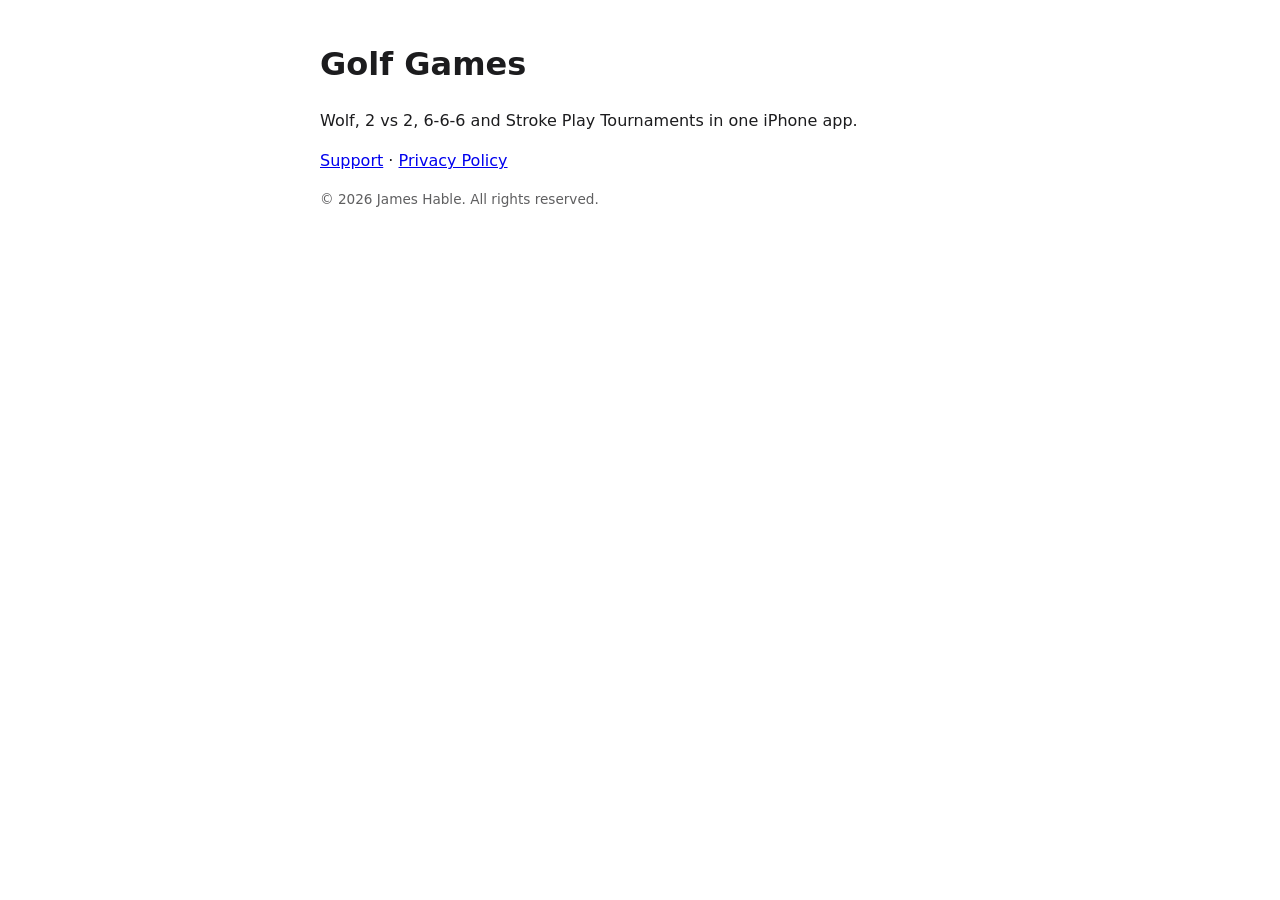
<file: index.html>
<!doctype html>
<html lang="en">
<head>
<meta charset="utf-8">
<meta name="viewport" content="width=device-width, initial-scale=1">
<title>Golf Games</title>
<style>
  body { font-family: -apple-system, system-ui, sans-serif; max-width: 640px; margin: 40px auto; padding: 0 16px; line-height: 1.5; color: #1c1c1e; background: #fff; }
  @media (prefers-color-scheme: dark) { body { color: #f2f2f7; background: #000; } a { color: #64d2ff; } }
</style>
</head>
<body>
  <h1>Golf Games</h1>
  <p>Wolf, 2 vs 2, 6-6-6 and Stroke Play Tournaments in one iPhone app.</p>
  <p><a href="support/">Support</a> · <a href="privacy/">Privacy Policy</a></p>
  <p style="font-size: 0.85em; opacity: 0.7">© 2026 James Hable. All rights reserved.</p>
</body>
</html>
</file>
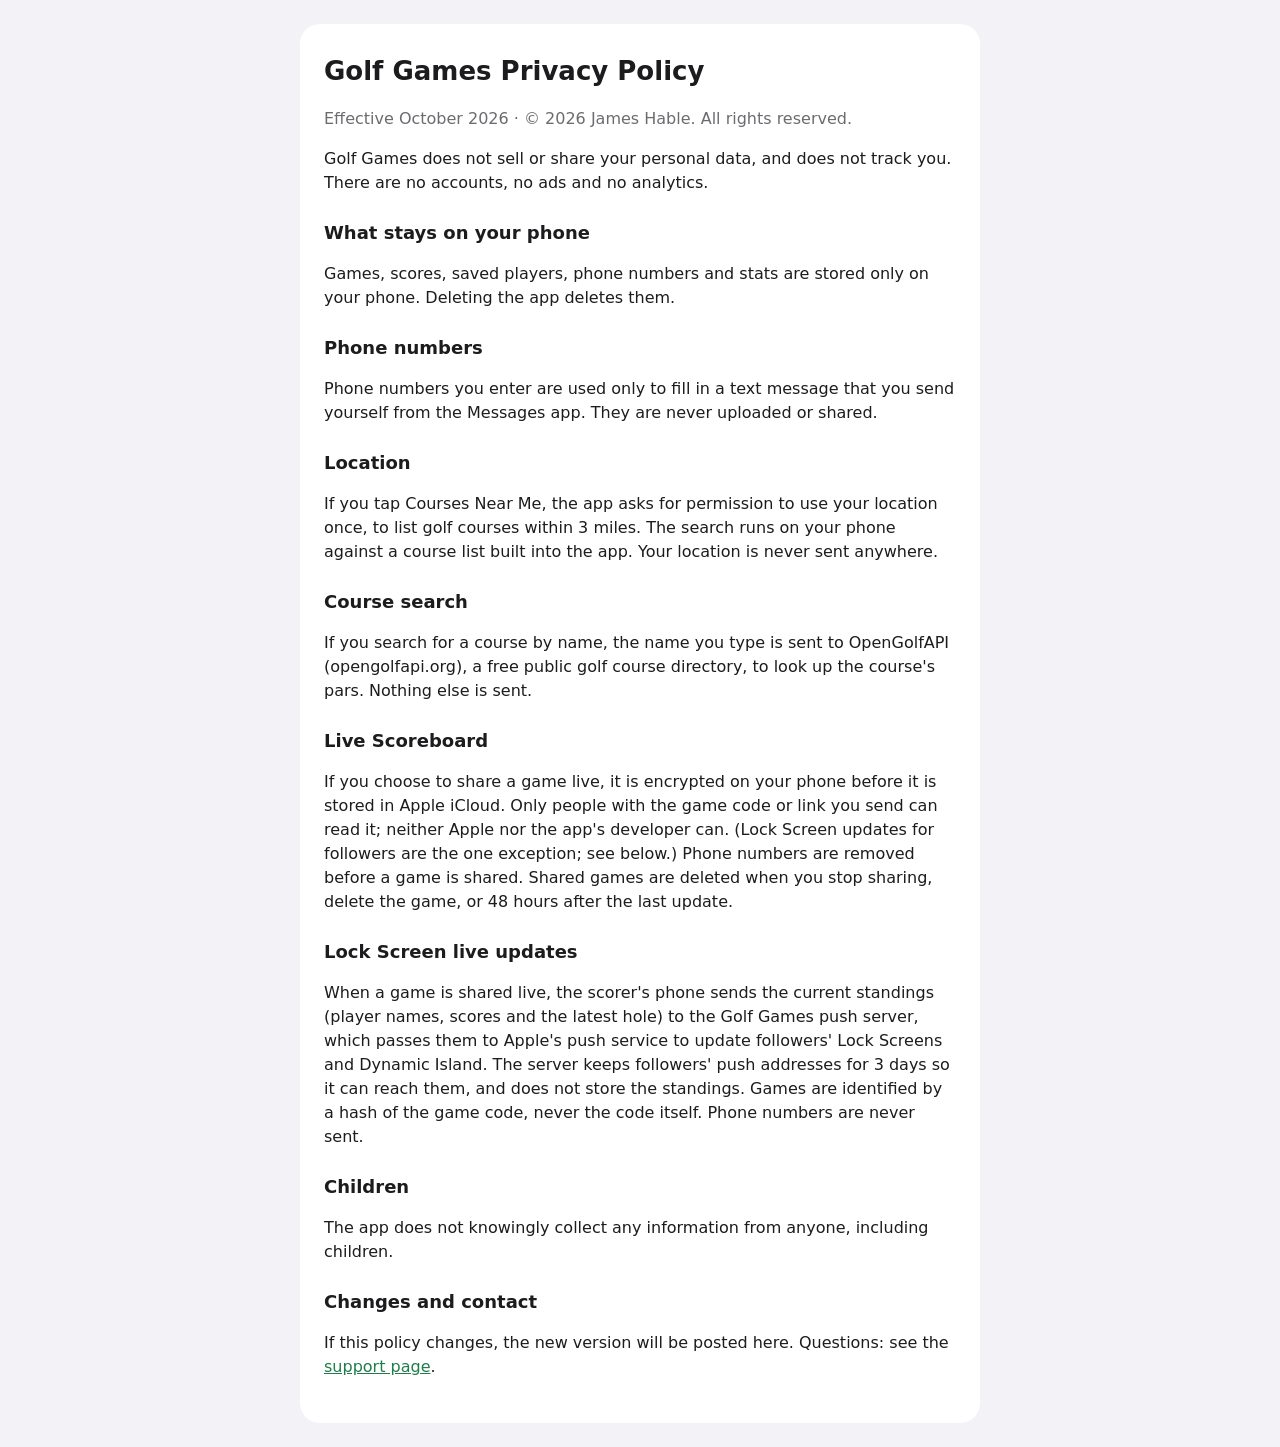
<file: privacy/index.html>
<!doctype html>
<html lang="en">
<head>
<meta charset="utf-8">
<meta name="viewport" content="width=device-width, initial-scale=1">
<title>Golf Games Privacy Policy</title>
<style>
  :root { color-scheme: light dark; --ink: #1c1c1e; --muted: #6c6c70; --bg: #f2f2f7; --card: #ffffff; --accent: #1e7d4a; }
  @media (prefers-color-scheme: dark) {
    :root { --ink: #f2f2f7; --muted: #a1a1a6; --bg: #000000; --card: #1c1c1e; --accent: #4cc76b; }
  }
  * { box-sizing: border-box; }
  body { margin: 0; padding: 24px 16px; background: var(--bg); color: var(--ink);
         font-family: -apple-system, BlinkMacSystemFont, "SF Pro Text", system-ui, sans-serif; line-height: 1.5; }
  main { max-width: 680px; margin: 0 auto; background: var(--card); border-radius: 20px; padding: 28px 24px; }
  h1 { margin: 0 0 4px; font-size: 26px; }
  h2 { margin: 24px 0 6px; font-size: 18px; }
  p, li { color: var(--ink); }
  .muted { color: var(--muted); }
  a { color: var(--accent); }
</style>
</head>
<body>
<main>
  <h1>Golf Games Privacy Policy</h1>
  <p class="muted">Effective October 2026 · © 2026 James Hable. All rights reserved.</p>
  <p>Golf Games does not sell or share your personal data, and does not track you. There are no accounts, no ads and no analytics.</p>
  <h2>What stays on your phone</h2>
  <p>Games, scores, saved players, phone numbers and stats are stored only on your phone. Deleting the app deletes them.</p>
  <h2>Phone numbers</h2>
  <p>Phone numbers you enter are used only to fill in a text message that you send yourself from the Messages app. They are never uploaded or shared.</p>
  <h2>Location</h2>
  <p>If you tap Courses Near Me, the app asks for permission to use your location once, to list golf courses within 3 miles. The search runs on your phone against a course list built into the app. Your location is never sent anywhere.</p>
  <h2>Course search</h2>
  <p>If you search for a course by name, the name you type is sent to OpenGolfAPI (opengolfapi.org), a free public golf course directory, to look up the course's pars. Nothing else is sent.</p>
  <h2>Live Scoreboard</h2>
  <p>If you choose to share a game live, it is encrypted on your phone before it is stored in Apple iCloud. Only people with the game code or link you send can read it; neither Apple nor the app's developer can. (Lock Screen updates for followers are the one exception; see below.) Phone numbers are removed before a game is shared. Shared games are deleted when you stop sharing, delete the game, or 48 hours after the last update.</p>
  <h2>Lock Screen live updates</h2>
  <p>When a game is shared live, the scorer's phone sends the current standings (player names, scores and the latest hole) to the Golf Games push server, which passes them to Apple's push service to update followers' Lock Screens and Dynamic Island. The server keeps followers' push addresses for 3 days so it can reach them, and does not store the standings. Games are identified by a hash of the game code, never the code itself. Phone numbers are never sent.</p>
  <h2>Children</h2>
  <p>The app does not knowingly collect any information from anyone, including children.</p>
  <h2>Changes and contact</h2>
  <p>If this policy changes, the new version will be posted here. Questions: see the <a href="../support/">support page</a>.</p>
</main>
</body>
</html>
</file>
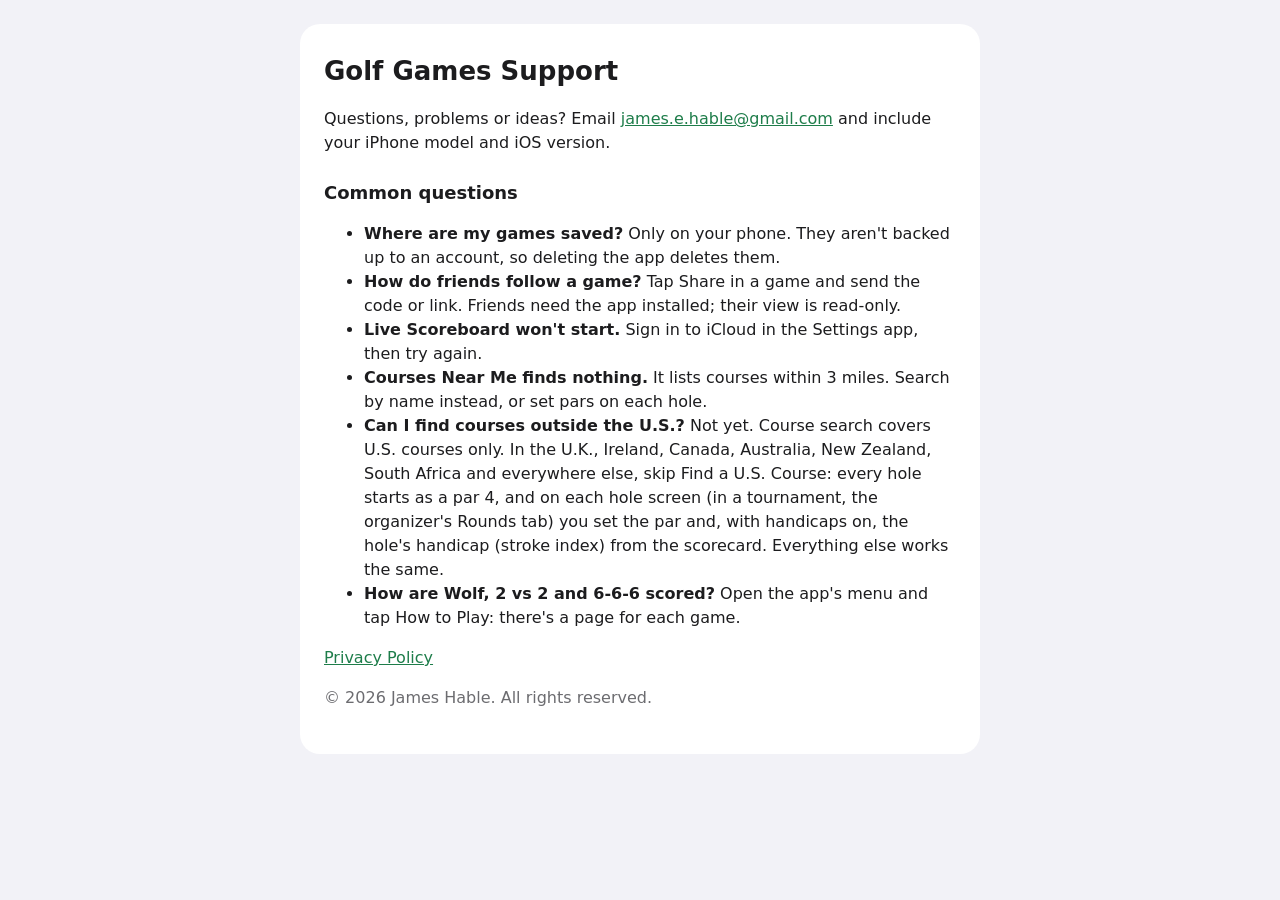
<file: support/index.html>
<!doctype html>
<html lang="en">
<head>
<meta charset="utf-8">
<meta name="viewport" content="width=device-width, initial-scale=1">
<title>Golf Games Support</title>
<style>
  :root { color-scheme: light dark; --ink: #1c1c1e; --muted: #6c6c70; --bg: #f2f2f7; --card: #ffffff; --accent: #1e7d4a; }
  @media (prefers-color-scheme: dark) {
    :root { --ink: #f2f2f7; --muted: #a1a1a6; --bg: #000000; --card: #1c1c1e; --accent: #4cc76b; }
  }
  * { box-sizing: border-box; }
  body { margin: 0; padding: 24px 16px; background: var(--bg); color: var(--ink);
         font-family: -apple-system, BlinkMacSystemFont, "SF Pro Text", system-ui, sans-serif; line-height: 1.5; }
  main { max-width: 680px; margin: 0 auto; background: var(--card); border-radius: 20px; padding: 28px 24px; }
  h1 { margin: 0 0 4px; font-size: 26px; }
  h2 { margin: 24px 0 6px; font-size: 18px; }
  p, li { color: var(--ink); }
  .muted { color: var(--muted); }
  a { color: var(--accent); }
</style>
</head>
<body>
<main>
  <h1>Golf Games Support</h1>
  <p>Questions, problems or ideas? Email <a href="mailto:james.e.hable@gmail.com">james.e.hable@gmail.com</a> and include your iPhone model and iOS version.</p>
  <h2>Common questions</h2>
  <ul>
    <li><strong>Where are my games saved?</strong> Only on your phone. They aren't backed up to an account, so deleting the app deletes them.</li>
    <li><strong>How do friends follow a game?</strong> Tap Share in a game and send the code or link. Friends need the app installed; their view is read-only.</li>
    <li><strong>Live Scoreboard won't start.</strong> Sign in to iCloud in the Settings app, then try again.</li>
    <li><strong>Courses Near Me finds nothing.</strong> It lists courses within 3 miles. Search by name instead, or set pars on each hole.</li>
    <li><strong>Can I find courses outside the U.S.?</strong> Not yet. Course search covers U.S. courses only. In the U.K., Ireland, Canada, Australia, New Zealand, South Africa and everywhere else, skip Find a U.S. Course: every hole starts as a par 4, and on each hole screen (in a tournament, the organizer's Rounds tab) you set the par and, with handicaps on, the hole's handicap (stroke index) from the scorecard. Everything else works the same.</li>
    <li><strong>How are Wolf, 2 vs 2 and 6-6-6 scored?</strong> Open the app's menu and tap How to Play: there's a page for each game.</li>
  </ul>
  <p class="muted"><a href="../privacy/">Privacy Policy</a></p>
  <p class="muted">© 2026 James Hable. All rights reserved.</p>
</main>
</body>
</html>
</file>
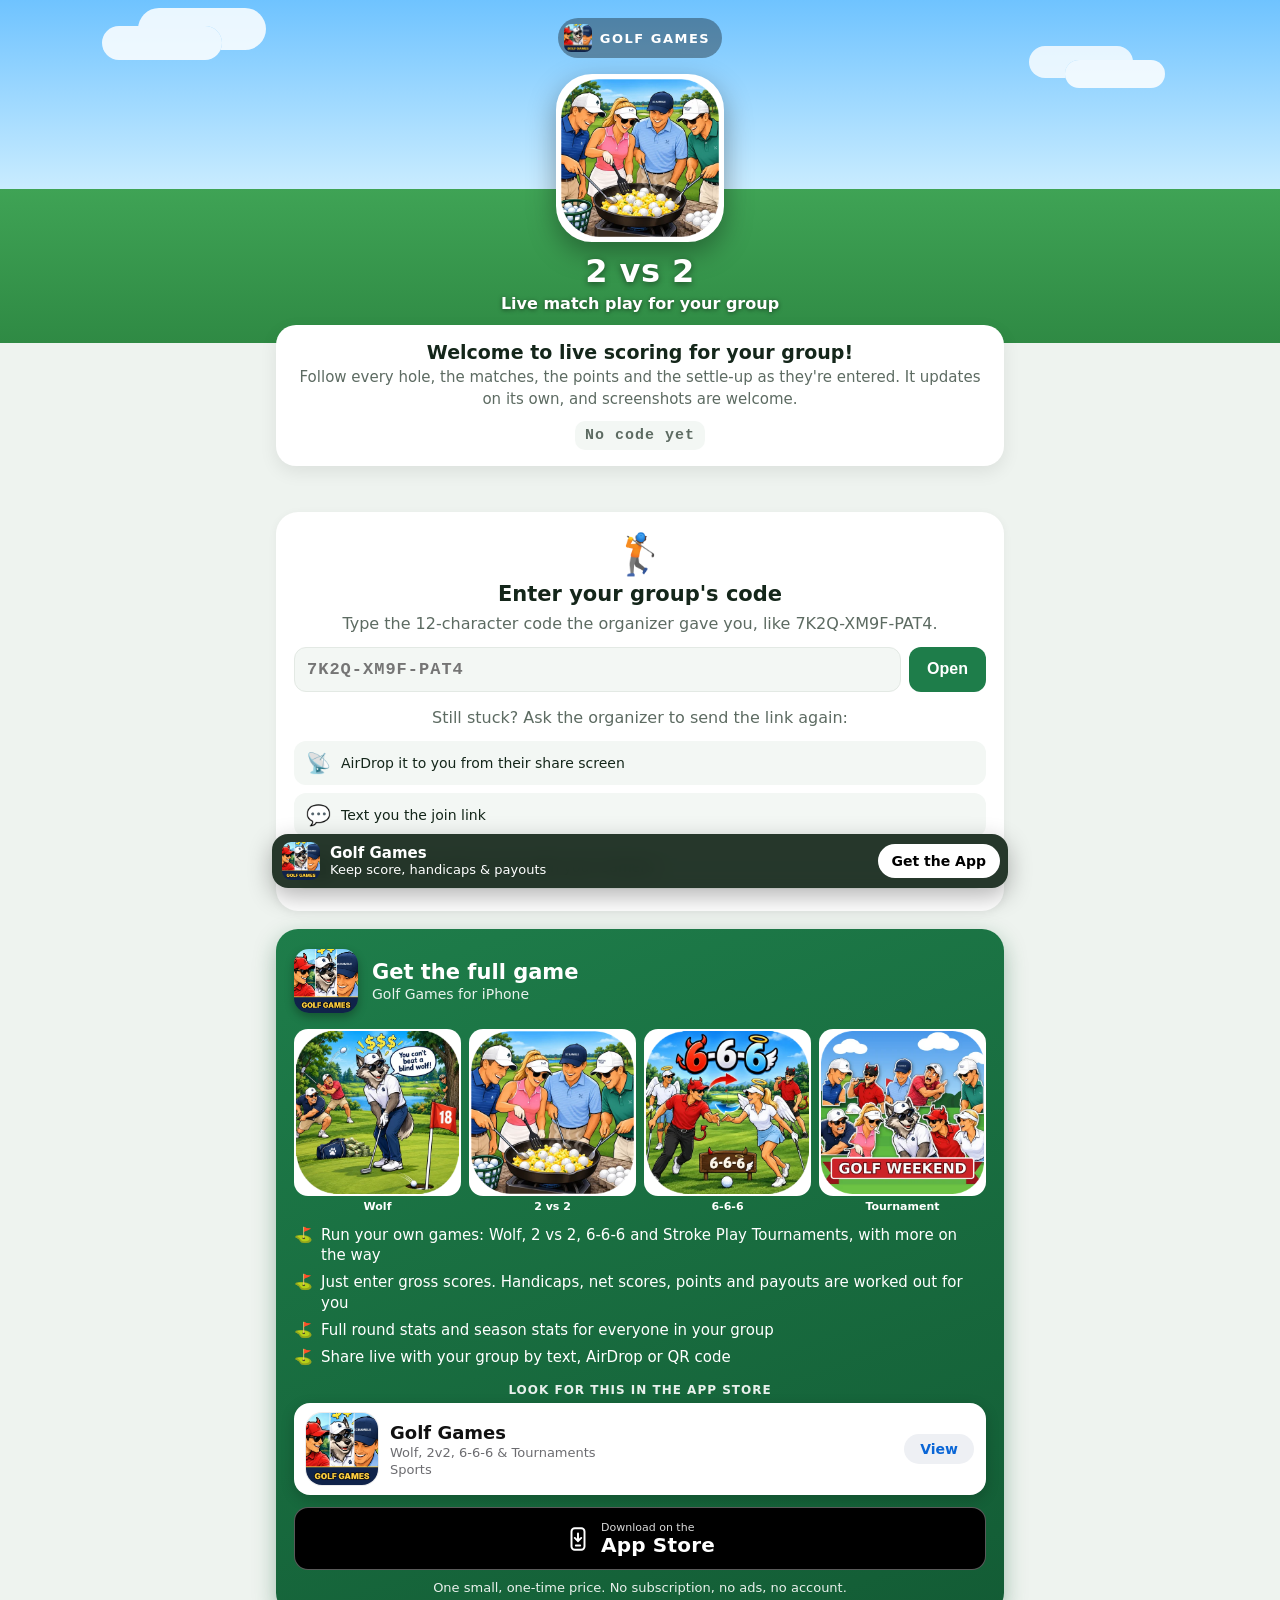
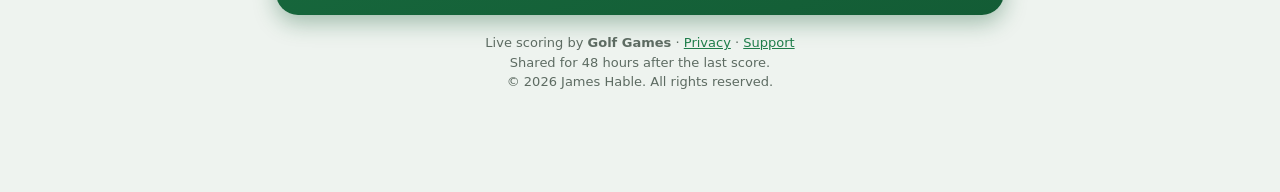
<file: scramble/join/index.html>
<!doctype html>
<html lang="en">
<head>
<meta charset="utf-8">
<meta name="viewport" content="width=device-width, initial-scale=1, viewport-fit=cover">
<title>2 vs 2 · Live Scoring · Golf Games</title>
<meta name="description" content="Live match play for your group. Golf Games keeps score, handicaps and payouts for golf side games.">
<meta property="og:title" content="2 vs 2 · Live Scoring">
<meta property="og:description" content="Live match play for your group. Tap to follow along, no app needed.">
<meta property="og:image" content="https://drjable7.github.io/images/share-scramble.jpg">
<meta name="theme-color" content="#1e7d4a">
<link rel="icon" href="/images/app-icon.webp">
<link rel="apple-touch-icon" href="/images/app-icon.webp">
<link rel="stylesheet" href="/scoreboard.css">
</head>
<body>
<div class="landscape-bar">
  <img id="landscape-logo" src="/images/scramble.webp" alt="">
  <span class="lb-name"><span id="landscape-name">2 vs 2</span> · Golf Games</span>
  <span class="lb-status" id="landscape-status"></span>
</div>
<header class="hero">
  <div class="brand"><img src="/images/app-icon.webp" alt="">Golf Games</div>
  <img class="hero-logo" id="hero-logo" src="/images/scramble.webp" alt="2 vs 2">
  <h1 id="game-name">2 vs 2</h1>
  <p class="tagline">Live match play for your group</p>
</header>
<main>
  <div class="welcome">
    <h2>Welcome to live scoring for your group!</h2>
    <p>Follow every hole, the matches, the points and the settle-up as they're entered. It updates on its own, and screenshots are welcome.</p>
    <div class="code-chip" id="code">----</div>
  </div>
  <div class="live"><span class="live-dot" id="live-dot" hidden></span><span id="live"></span></div>
  <div id="board"></div>

  <section class="share-row" id="share-row" hidden>
    <button type="button" class="share-button" id="share-button">
      <svg viewBox="0 0 24 24" fill="none" stroke="currentColor" stroke-width="2" stroke-linecap="round" stroke-linejoin="round" aria-hidden="true"><path d="M12 3v12M7 8l5-5 5 5"/><path d="M5 12v7a2 2 0 0 0 2 2h10a2 2 0 0 0 2-2v-7"/></svg>
      Share this scoreboard
    </button>
    <p class="share-hint" id="share-hint">Post the live link to Instagram, Facebook, X or your group text, or take a screenshot.</p>
    <div class="share-links" id="share-links" hidden>
      <a id="share-x" target="_blank" rel="noopener">X</a>
      <a id="share-facebook" target="_blank" rel="noopener">Facebook</a>
      <a id="share-instagram" target="_blank" rel="noopener">Instagram</a>
      <button type="button" id="share-copy">Copy link</button>
    </div>
  </section>

  <section class="upsell" aria-labelledby="full-game">
    <div class="upsell-top">
      <img src="/images/app-icon.webp" alt="Golf Games app icon">
      <div><h2 id="full-game">Get the full game</h2><p class="sub">Golf Games for iPhone</p></div>
    </div>
    <div class="games">
      <figure><img src="/images/wolf.webp" alt="">Wolf</figure>
      <figure><img src="/images/scramble.webp" alt="">2 vs 2</figure>
      <figure><img src="/images/sixsixsix.webp" alt="">6-6-6</figure>
      <figure><img src="/images/tournament.webp" alt="">Tournament</figure>
    </div>
    <ul class="features">
      <li>Run your own games: Wolf, 2 vs 2, 6-6-6 and Stroke Play Tournaments, with more on the way</li>
      <li>Just enter gross scores. Handicaps, net scores, points and payouts are worked out for you</li>
      <li>Full round stats and season stats for everyone in your group</li>
      <li>Share live with your group by text, AirDrop or QR code</li>
    </ul>
    <div class="lookfor">
      <p class="lookfor-label">Look for this in the App Store</p>
      <a class="listing store-link" href="APP_STORE_LINK">
        <img src="/images/app-icon.webp" alt="The Golf Games app icon">
        <span class="listing-text"><strong>Golf Games</strong><span>Wolf, 2v2, 6-6-6 &amp; Tournaments</span><span>Sports</span></span>
        <span class="view">View</span>
      </a>
    </div>
    <a class="store-button" id="store" href="APP_STORE_LINK">
      <svg viewBox="0 0 24 24" fill="none" stroke="currentColor" stroke-width="1.8" stroke-linecap="round" stroke-linejoin="round" aria-hidden="true"><rect x="6" y="2" width="12" height="20" rx="3"/><path d="M12 7v7m0 0-3-3m3 3 3-3M10 18h4"/></svg>
      <span><span class="small">Download on the</span><span class="big">App Store</span></span>
    </a>
    <p class="price-note">One small, one-time price. No subscription, no ads, no account.</p>
  </section>

  <div class="store-bar" id="store-bar">
    <img src="/images/app-icon.webp" alt="">
    <div class="text"><strong>Golf Games</strong>Keep score, handicaps &amp; payouts</div>
    <a href="APP_STORE_LINK" class="store-link">Get the App</a>
  </div>

  <footer>
    Live scoring by <strong>Golf Games</strong> · <a href="/privacy/">Privacy</a> · <a href="/support/">Support</a><br>
    Shared for 48 hours after the last score.<br>
    © 2026 James Hable. All rights reserved.
  </footer>
</main>
<script src="/scoreboard.js"></script>
<script>
  // The App Store link, once the app is published. Until then, an App Store search.
  document.querySelectorAll("#store, .store-link").forEach(function (link) {
    if (link.getAttribute("href") === "APP_STORE_LINK") link.href = "https://apps.apple.com/us/search?term=golf%20games";
  });
  // The bottom bar steps aside while the big "Get the full game" card is on screen.
  if ("IntersectionObserver" in window) {
    new IntersectionObserver(function (entries) {
      document.getElementById("store-bar").classList.toggle("hidden", entries[0].isIntersecting);
    }).observe(document.querySelector(".upsell"));
  }

  // The code comes after "#", which the browser never sends to this website.
  var raw = location.hash.slice(1) || new URLSearchParams(location.search).get("code") || "";
  var code = raw.toUpperCase().replace(/[^A-Z0-9]/g, "");
  if (code.length !== 12) code = "";
  document.getElementById("code").textContent = code ? "Code " + code.match(/.{4}/g).join("-") : "No code yet";
  // With the app installed, this opens the game in it.
  if (code && /iPhone|iPad/.test(navigator.userAgent)) {
    var open = document.createElement("a");
    open.className = "store-button";
    open.style.cssText = "background: var(--green); margin-top: 10px; border: none;";
    open.href = "golfscramble://join/" + code;
    open.innerHTML = "<span><span class='small'>Already have the app?</span><span class='big'>Open in Golf Games</span></span>";
    document.querySelector(".welcome").appendChild(open);
  }
  window.addEventListener("hashchange", function () { location.reload(); });

  // Sharing: the phone's share sheet where there is one, otherwise X, Facebook, Threads or copy.
  function setUpSharing(board) {
    var row = document.getElementById("share-row");
    if (!code || !row.hidden) return;
    row.hidden = false;
    var text = board.title + " · " + board.status + ": follow the live " + board.game + " scoreboard ⛳️ #GolfGames";
    var url = location.href;
    document.getElementById("share-button").onclick = function () {
      if (navigator.share) {
        navigator.share({ title: board.game + " · " + board.title, text: text, url: url }).catch(function () {});
      } else {
        document.getElementById("share-links").hidden = false;
      }
    };
    document.getElementById("share-x").href = "https://twitter.com/intent/tweet?text=" + encodeURIComponent(text) + "&url=" + encodeURIComponent(url);
    document.getElementById("share-facebook").href = "https://www.facebook.com/sharer/sharer.php?u=" + encodeURIComponent(url);
    // Instagram has no web share link: copy the caption and link, then open Instagram to paste them.
    var insta = document.getElementById("share-instagram");
    insta.href = "https://www.instagram.com/";
    insta.onclick = function () {
      if (navigator.clipboard) navigator.clipboard.writeText(text + " " + url);
      document.getElementById("share-hint").textContent = "Caption and link copied. Paste them into your Instagram story or post.";
    };
    document.getElementById("share-copy").onclick = function () {
      navigator.clipboard.writeText(url).then(function () { document.getElementById("share-copy").textContent = "Copied!"; });
    };
  }
  GolfScoreboard.start(document.getElementById("board"), "scramble", code, document.getElementById("live"), function (board) {
    // A 6-6-6 game gets its own character and name.
    if (/^6-6-6/.test(board.game)) {
      document.getElementById("hero-logo").src = "/images/sixsixsix.webp";
      document.getElementById("landscape-logo").src = "/images/sixsixsix.webp";
      document.getElementById("game-name").textContent = "6-6-6";
      document.getElementById("landscape-name").textContent = "6-6-6";
      document.title = "6-6-6 · Live Scoring · Golf Games";
    }
    setUpSharing(board);
  });
</script>
</body>
</html>
</file>
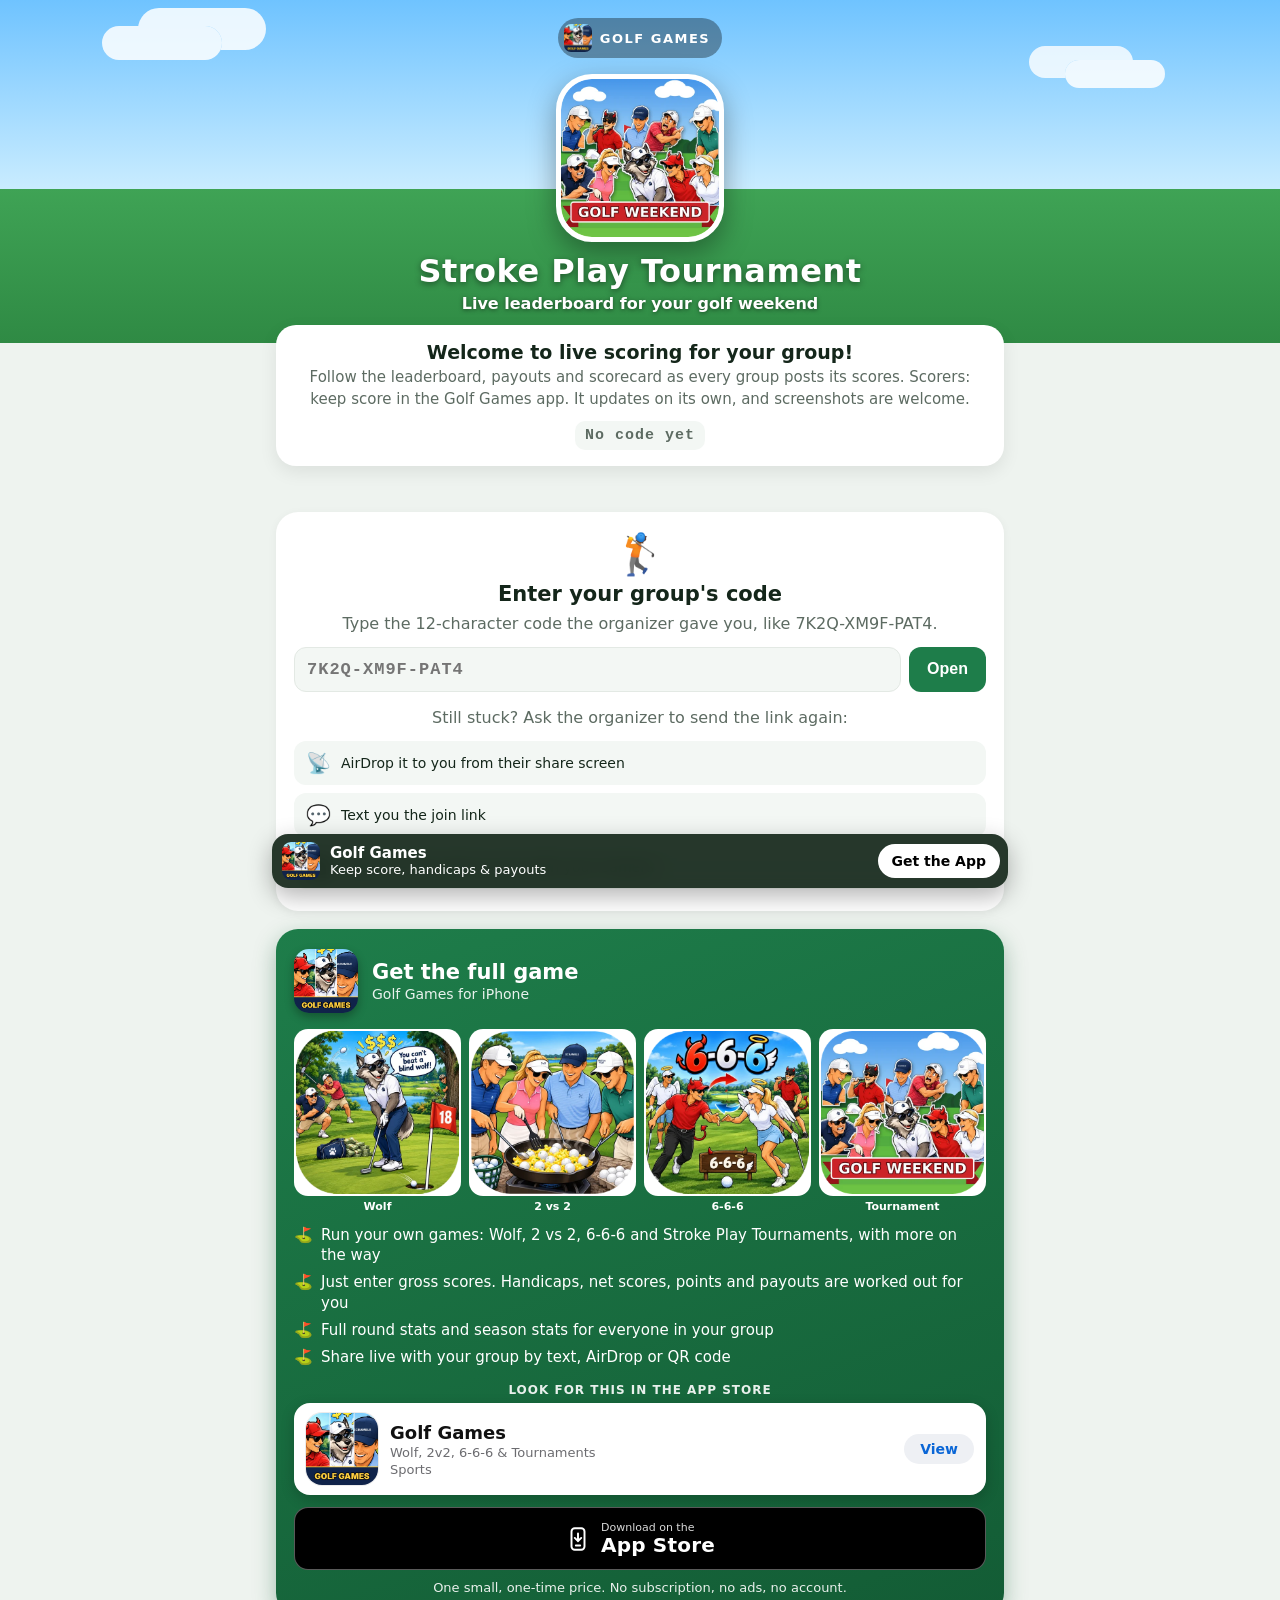
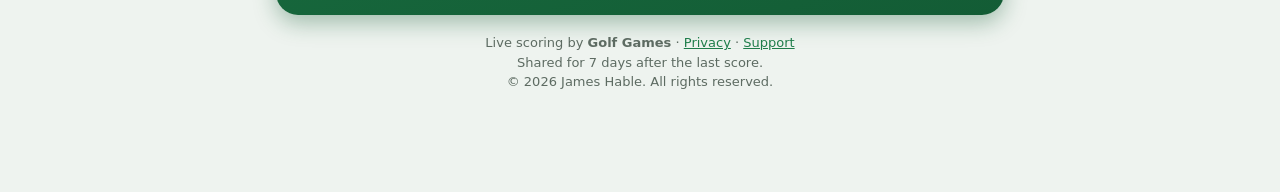
<file: tournament/join/index.html>
<!doctype html>
<html lang="en">
<head>
<meta charset="utf-8">
<meta name="viewport" content="width=device-width, initial-scale=1, viewport-fit=cover">
<title>Stroke Play Tournament · Live Scoring · Golf Games</title>
<meta name="description" content="Live leaderboard for your golf weekend. Golf Games keeps score, handicaps and payouts for golf side games.">
<meta property="og:title" content="Stroke Play Tournament · Live Scoring">
<meta property="og:description" content="Live leaderboard for your golf weekend. Tap to follow along, no app needed.">
<meta property="og:image" content="https://drjable7.github.io/images/share-tournament.jpg">
<meta name="theme-color" content="#1e7d4a">
<link rel="icon" href="/images/app-icon.webp">
<link rel="apple-touch-icon" href="/images/app-icon.webp">
<link rel="stylesheet" href="/scoreboard.css">
</head>
<body>
<div class="landscape-bar">
  <img id="landscape-logo" src="/images/tournament.webp" alt="">
  <span class="lb-name"><span id="landscape-name">Stroke Play Tournament</span> · Golf Games</span>
  <span class="lb-status" id="landscape-status"></span>
</div>
<header class="hero">
  <div class="brand"><img src="/images/app-icon.webp" alt="">Golf Games</div>
  <img class="hero-logo" id="hero-logo" src="/images/tournament.webp" alt="Stroke Play Tournament">
  <h1 id="game-name">Stroke Play Tournament</h1>
  <p class="tagline">Live leaderboard for your golf weekend</p>
</header>
<main>
  <div class="welcome">
    <h2>Welcome to live scoring for your group!</h2>
    <p>Follow the leaderboard, payouts and scorecard as every group posts its scores. Scorers: keep score in the Golf Games app. It updates on its own, and screenshots are welcome.</p>
    <div class="code-chip" id="code">----</div>
  </div>
  <div class="live"><span class="live-dot" id="live-dot" hidden></span><span id="live"></span></div>
  <div id="board"></div>

  <section class="share-row" id="share-row" hidden>
    <button type="button" class="share-button" id="share-button">
      <svg viewBox="0 0 24 24" fill="none" stroke="currentColor" stroke-width="2" stroke-linecap="round" stroke-linejoin="round" aria-hidden="true"><path d="M12 3v12M7 8l5-5 5 5"/><path d="M5 12v7a2 2 0 0 0 2 2h10a2 2 0 0 0 2-2v-7"/></svg>
      Share this scoreboard
    </button>
    <p class="share-hint" id="share-hint">Post the live link to Instagram, Facebook, X or your group text, or take a screenshot.</p>
    <div class="share-links" id="share-links" hidden>
      <a id="share-x" target="_blank" rel="noopener">X</a>
      <a id="share-facebook" target="_blank" rel="noopener">Facebook</a>
      <a id="share-instagram" target="_blank" rel="noopener">Instagram</a>
      <button type="button" id="share-copy">Copy link</button>
    </div>
  </section>

  <section class="upsell" aria-labelledby="full-game">
    <div class="upsell-top">
      <img src="/images/app-icon.webp" alt="Golf Games app icon">
      <div><h2 id="full-game">Get the full game</h2><p class="sub">Golf Games for iPhone</p></div>
    </div>
    <div class="games">
      <figure><img src="/images/wolf.webp" alt="">Wolf</figure>
      <figure><img src="/images/scramble.webp" alt="">2 vs 2</figure>
      <figure><img src="/images/sixsixsix.webp" alt="">6-6-6</figure>
      <figure><img src="/images/tournament.webp" alt="">Tournament</figure>
    </div>
    <ul class="features">
      <li>Run your own games: Wolf, 2 vs 2, 6-6-6 and Stroke Play Tournaments, with more on the way</li>
      <li>Just enter gross scores. Handicaps, net scores, points and payouts are worked out for you</li>
      <li>Full round stats and season stats for everyone in your group</li>
      <li>Share live with your group by text, AirDrop or QR code</li>
    </ul>
    <div class="lookfor">
      <p class="lookfor-label">Look for this in the App Store</p>
      <a class="listing store-link" href="APP_STORE_LINK">
        <img src="/images/app-icon.webp" alt="The Golf Games app icon">
        <span class="listing-text"><strong>Golf Games</strong><span>Wolf, 2v2, 6-6-6 &amp; Tournaments</span><span>Sports</span></span>
        <span class="view">View</span>
      </a>
    </div>
    <a class="store-button" id="store" href="APP_STORE_LINK">
      <svg viewBox="0 0 24 24" fill="none" stroke="currentColor" stroke-width="1.8" stroke-linecap="round" stroke-linejoin="round" aria-hidden="true"><rect x="6" y="2" width="12" height="20" rx="3"/><path d="M12 7v7m0 0-3-3m3 3 3-3M10 18h4"/></svg>
      <span><span class="small">Download on the</span><span class="big">App Store</span></span>
    </a>
    <p class="price-note">One small, one-time price. No subscription, no ads, no account.</p>
  </section>

  <div class="store-bar" id="store-bar">
    <img src="/images/app-icon.webp" alt="">
    <div class="text"><strong>Golf Games</strong>Keep score, handicaps &amp; payouts</div>
    <a href="APP_STORE_LINK" class="store-link">Get the App</a>
  </div>

  <footer>
    Live scoring by <strong>Golf Games</strong> · <a href="/privacy/">Privacy</a> · <a href="/support/">Support</a><br>
    Shared for 7 days after the last score.<br>
    © 2026 James Hable. All rights reserved.
  </footer>
</main>
<script src="/scoreboard.js"></script>
<script>
  // The App Store link, once the app is published. Until then, an App Store search.
  document.querySelectorAll("#store, .store-link").forEach(function (link) {
    if (link.getAttribute("href") === "APP_STORE_LINK") link.href = "https://apps.apple.com/us/search?term=golf%20games";
  });
  // The bottom bar steps aside while the big "Get the full game" card is on screen.
  if ("IntersectionObserver" in window) {
    new IntersectionObserver(function (entries) {
      document.getElementById("store-bar").classList.toggle("hidden", entries[0].isIntersecting);
    }).observe(document.querySelector(".upsell"));
  }

  // The code comes after "#", which the browser never sends to this website.
  var raw = location.hash.slice(1) || new URLSearchParams(location.search).get("code") || "";
  var code = raw.toUpperCase().replace(/[^A-Z0-9]/g, "");
  if (code.length !== 12) code = "";
  document.getElementById("code").textContent = code ? "Code " + code.match(/.{4}/g).join("-") : "No code yet";
  window.addEventListener("hashchange", function () { location.reload(); });

  // Sharing: the phone's share sheet where there is one, otherwise X, Facebook, Threads or copy.
  function setUpSharing(board) {
    var row = document.getElementById("share-row");
    if (!code || !row.hidden) return;
    row.hidden = false;
    var text = board.title + " · " + board.status + ": follow the live " + board.game + " scoreboard ⛳️ #GolfGames";
    var url = location.href;
    document.getElementById("share-button").onclick = function () {
      if (navigator.share) {
        navigator.share({ title: board.game + " · " + board.title, text: text, url: url }).catch(function () {});
      } else {
        document.getElementById("share-links").hidden = false;
      }
    };
    document.getElementById("share-x").href = "https://twitter.com/intent/tweet?text=" + encodeURIComponent(text) + "&url=" + encodeURIComponent(url);
    document.getElementById("share-facebook").href = "https://www.facebook.com/sharer/sharer.php?u=" + encodeURIComponent(url);
    // Instagram has no web share link: copy the caption and link, then open Instagram to paste them.
    var insta = document.getElementById("share-instagram");
    insta.href = "https://www.instagram.com/";
    insta.onclick = function () {
      if (navigator.clipboard) navigator.clipboard.writeText(text + " " + url);
      document.getElementById("share-hint").textContent = "Caption and link copied. Paste them into your Instagram story or post.";
    };
    document.getElementById("share-copy").onclick = function () {
      navigator.clipboard.writeText(url).then(function () { document.getElementById("share-copy").textContent = "Copied!"; });
    };
  }
  GolfScoreboard.start(document.getElementById("board"), "tournament", code, document.getElementById("live"), function (board) {
    setUpSharing(board);
  });
</script>
</body>
</html>
</file>
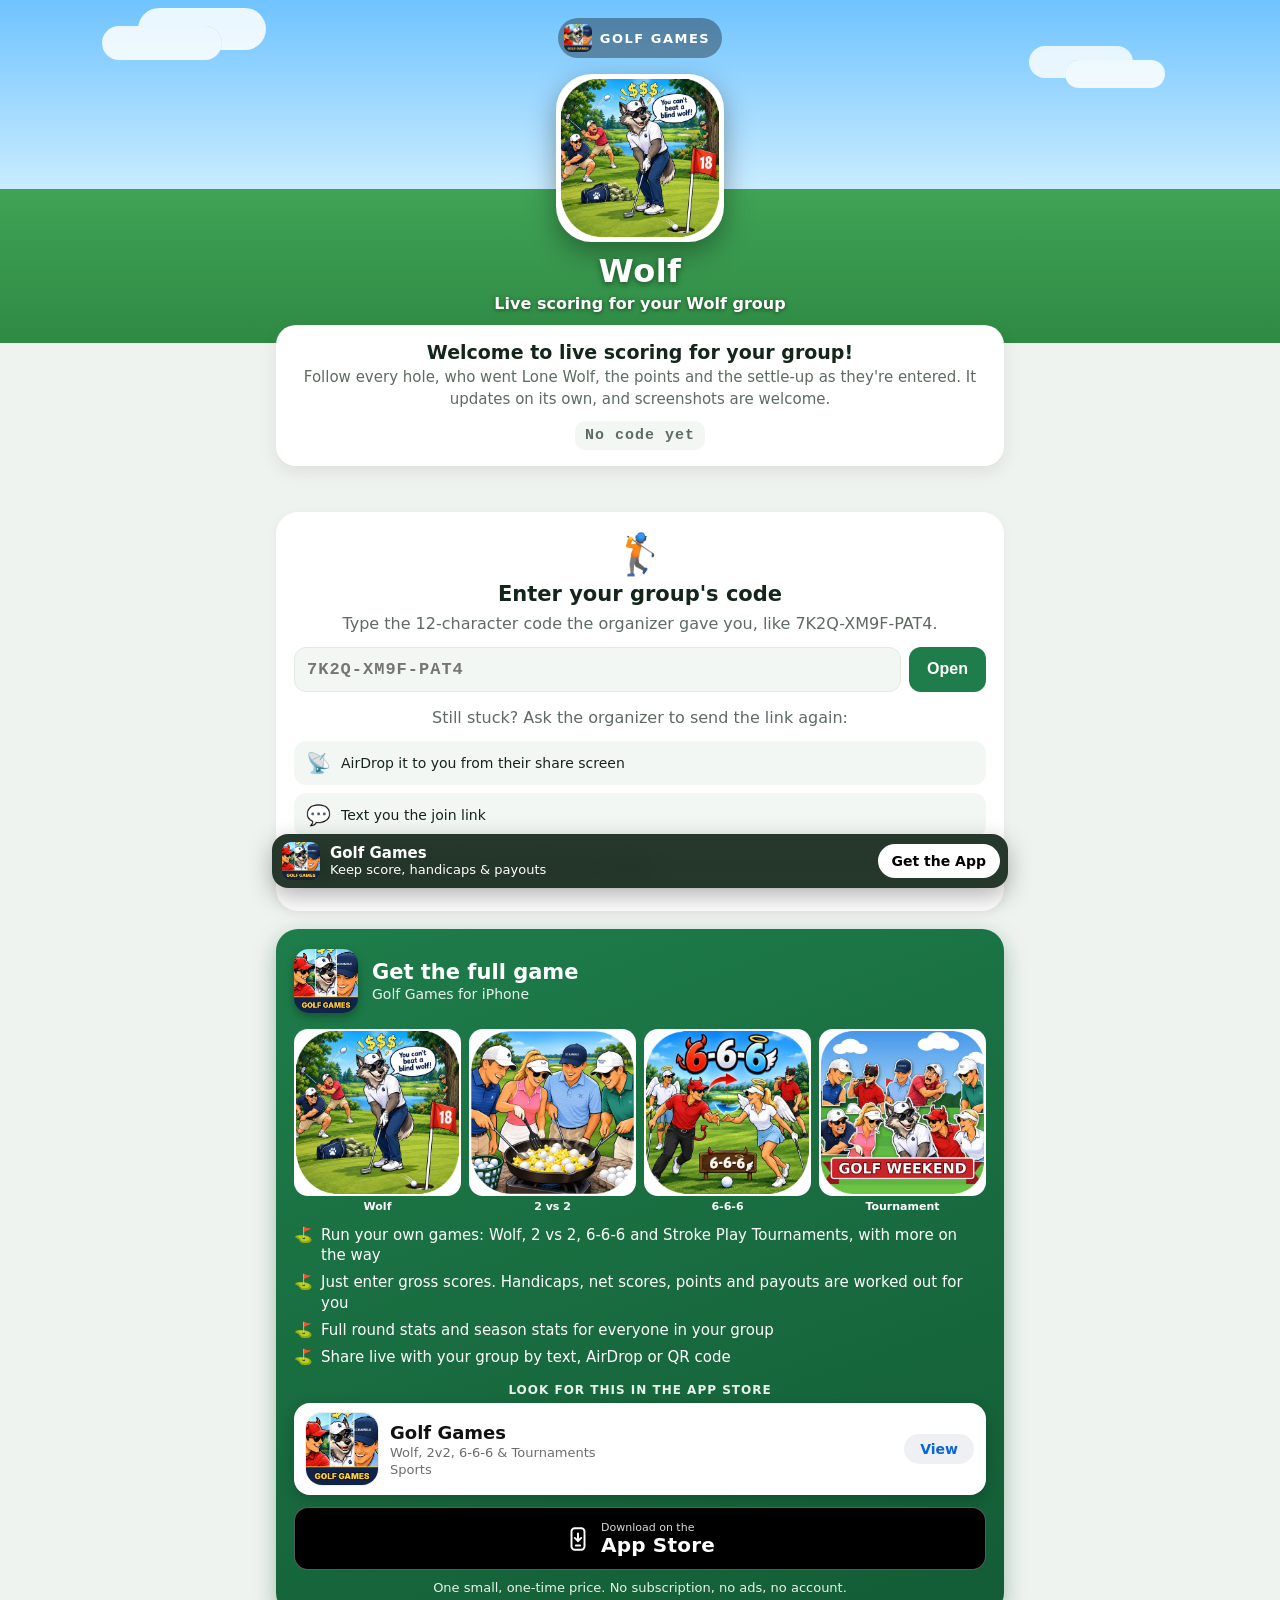
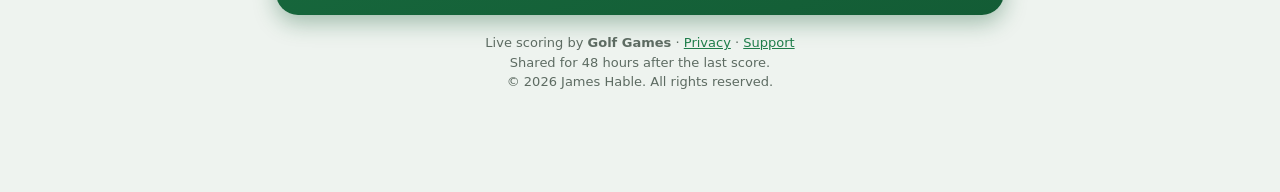
<file: wolf/join/index.html>
<!doctype html>
<html lang="en">
<head>
<meta charset="utf-8">
<meta name="viewport" content="width=device-width, initial-scale=1, viewport-fit=cover">
<title>Wolf · Live Scoring · Golf Games</title>
<meta name="description" content="Live scoring for your Wolf group. Golf Games keeps score, handicaps and payouts for golf side games.">
<meta property="og:title" content="Wolf · Live Scoring">
<meta property="og:description" content="Live scoring for your Wolf group. Tap to follow along, no app needed.">
<meta property="og:image" content="https://drjable7.github.io/images/share-wolf.jpg">
<meta name="theme-color" content="#1e7d4a">
<link rel="icon" href="/images/app-icon.webp">
<link rel="apple-touch-icon" href="/images/app-icon.webp">
<link rel="stylesheet" href="/scoreboard.css">
</head>
<body>
<div class="landscape-bar">
  <img id="landscape-logo" src="/images/wolf.webp" alt="">
  <span class="lb-name"><span id="landscape-name">Wolf</span> · Golf Games</span>
  <span class="lb-status" id="landscape-status"></span>
</div>
<header class="hero">
  <div class="brand"><img src="/images/app-icon.webp" alt="">Golf Games</div>
  <img class="hero-logo" id="hero-logo" src="/images/wolf.webp" alt="Wolf">
  <h1 id="game-name">Wolf</h1>
  <p class="tagline">Live scoring for your Wolf group</p>
</header>
<main>
  <div class="welcome">
    <h2>Welcome to live scoring for your group!</h2>
    <p>Follow every hole, who went Lone Wolf, the points and the settle-up as they're entered. It updates on its own, and screenshots are welcome.</p>
    <div class="code-chip" id="code">----</div>
  </div>
  <div class="live"><span class="live-dot" id="live-dot" hidden></span><span id="live"></span></div>
  <div id="board"></div>

  <section class="share-row" id="share-row" hidden>
    <button type="button" class="share-button" id="share-button">
      <svg viewBox="0 0 24 24" fill="none" stroke="currentColor" stroke-width="2" stroke-linecap="round" stroke-linejoin="round" aria-hidden="true"><path d="M12 3v12M7 8l5-5 5 5"/><path d="M5 12v7a2 2 0 0 0 2 2h10a2 2 0 0 0 2-2v-7"/></svg>
      Share this scoreboard
    </button>
    <p class="share-hint" id="share-hint">Post the live link to Instagram, Facebook, X or your group text, or take a screenshot.</p>
    <div class="share-links" id="share-links" hidden>
      <a id="share-x" target="_blank" rel="noopener">X</a>
      <a id="share-facebook" target="_blank" rel="noopener">Facebook</a>
      <a id="share-instagram" target="_blank" rel="noopener">Instagram</a>
      <button type="button" id="share-copy">Copy link</button>
    </div>
  </section>

  <section class="upsell" aria-labelledby="full-game">
    <div class="upsell-top">
      <img src="/images/app-icon.webp" alt="Golf Games app icon">
      <div><h2 id="full-game">Get the full game</h2><p class="sub">Golf Games for iPhone</p></div>
    </div>
    <div class="games">
      <figure><img src="/images/wolf.webp" alt="">Wolf</figure>
      <figure><img src="/images/scramble.webp" alt="">2 vs 2</figure>
      <figure><img src="/images/sixsixsix.webp" alt="">6-6-6</figure>
      <figure><img src="/images/tournament.webp" alt="">Tournament</figure>
    </div>
    <ul class="features">
      <li>Run your own games: Wolf, 2 vs 2, 6-6-6 and Stroke Play Tournaments, with more on the way</li>
      <li>Just enter gross scores. Handicaps, net scores, points and payouts are worked out for you</li>
      <li>Full round stats and season stats for everyone in your group</li>
      <li>Share live with your group by text, AirDrop or QR code</li>
    </ul>
    <div class="lookfor">
      <p class="lookfor-label">Look for this in the App Store</p>
      <a class="listing store-link" href="APP_STORE_LINK">
        <img src="/images/app-icon.webp" alt="The Golf Games app icon">
        <span class="listing-text"><strong>Golf Games</strong><span>Wolf, 2v2, 6-6-6 &amp; Tournaments</span><span>Sports</span></span>
        <span class="view">View</span>
      </a>
    </div>
    <a class="store-button" id="store" href="APP_STORE_LINK">
      <svg viewBox="0 0 24 24" fill="none" stroke="currentColor" stroke-width="1.8" stroke-linecap="round" stroke-linejoin="round" aria-hidden="true"><rect x="6" y="2" width="12" height="20" rx="3"/><path d="M12 7v7m0 0-3-3m3 3 3-3M10 18h4"/></svg>
      <span><span class="small">Download on the</span><span class="big">App Store</span></span>
    </a>
    <p class="price-note">One small, one-time price. No subscription, no ads, no account.</p>
  </section>

  <div class="store-bar" id="store-bar">
    <img src="/images/app-icon.webp" alt="">
    <div class="text"><strong>Golf Games</strong>Keep score, handicaps &amp; payouts</div>
    <a href="APP_STORE_LINK" class="store-link">Get the App</a>
  </div>

  <footer>
    Live scoring by <strong>Golf Games</strong> · <a href="/privacy/">Privacy</a> · <a href="/support/">Support</a><br>
    Shared for 48 hours after the last score.<br>
    © 2026 James Hable. All rights reserved.
  </footer>
</main>
<script src="/scoreboard.js"></script>
<script>
  // The App Store link, once the app is published. Until then, an App Store search.
  document.querySelectorAll("#store, .store-link").forEach(function (link) {
    if (link.getAttribute("href") === "APP_STORE_LINK") link.href = "https://apps.apple.com/us/search?term=golf%20games";
  });
  // The bottom bar steps aside while the big "Get the full game" card is on screen.
  if ("IntersectionObserver" in window) {
    new IntersectionObserver(function (entries) {
      document.getElementById("store-bar").classList.toggle("hidden", entries[0].isIntersecting);
    }).observe(document.querySelector(".upsell"));
  }

  // The code comes after "#", which the browser never sends to this website.
  var raw = location.hash.slice(1) || new URLSearchParams(location.search).get("code") || "";
  var code = raw.toUpperCase().replace(/[^A-Z0-9]/g, "");
  if (code.length !== 12) code = "";
  document.getElementById("code").textContent = code ? "Code " + code.match(/.{4}/g).join("-") : "No code yet";
  // With the app installed, this opens the game in it.
  if (code && /iPhone|iPad/.test(navigator.userAgent)) {
    var open = document.createElement("a");
    open.className = "store-button";
    open.style.cssText = "background: var(--green); margin-top: 10px; border: none;";
    open.href = "wolfgolf://join/" + code;
    open.innerHTML = "<span><span class='small'>Already have the app?</span><span class='big'>Open in Golf Games</span></span>";
    document.querySelector(".welcome").appendChild(open);
  }
  window.addEventListener("hashchange", function () { location.reload(); });

  // Sharing: the phone's share sheet where there is one, otherwise X, Facebook, Threads or copy.
  function setUpSharing(board) {
    var row = document.getElementById("share-row");
    if (!code || !row.hidden) return;
    row.hidden = false;
    var text = board.title + " · " + board.status + ": follow the live " + board.game + " scoreboard ⛳️ #GolfGames";
    var url = location.href;
    document.getElementById("share-button").onclick = function () {
      if (navigator.share) {
        navigator.share({ title: board.game + " · " + board.title, text: text, url: url }).catch(function () {});
      } else {
        document.getElementById("share-links").hidden = false;
      }
    };
    document.getElementById("share-x").href = "https://twitter.com/intent/tweet?text=" + encodeURIComponent(text) + "&url=" + encodeURIComponent(url);
    document.getElementById("share-facebook").href = "https://www.facebook.com/sharer/sharer.php?u=" + encodeURIComponent(url);
    // Instagram has no web share link: copy the caption and link, then open Instagram to paste them.
    var insta = document.getElementById("share-instagram");
    insta.href = "https://www.instagram.com/";
    insta.onclick = function () {
      if (navigator.clipboard) navigator.clipboard.writeText(text + " " + url);
      document.getElementById("share-hint").textContent = "Caption and link copied. Paste them into your Instagram story or post.";
    };
    document.getElementById("share-copy").onclick = function () {
      navigator.clipboard.writeText(url).then(function () { document.getElementById("share-copy").textContent = "Copied!"; });
    };
  }
  GolfScoreboard.start(document.getElementById("board"), "wolf", code, document.getElementById("live"), function (board) {
    setUpSharing(board);
  });
</script>
</body>
</html>
</file>
<file: scoreboard.css>
/* Golf Games live scoreboard and share landing page. Screenshots are welcome: nothing here blocks them. */
:root {
  color-scheme: light dark;
  --ink: #14261a; --muted: #5d6b62; --bg: #eef3ef; --card: #ffffff; --line: #e3e9e4;
  --green: #1e7d4a; --green-dark: #135c35; --gold: #f2b631; --red: #d93a2b; --par: #f3f7f4;
  --sky-top: #6fc3ff; --sky-bottom: #c9ecff; --grass: #3fa355; --grass-dark: #2f8a44;
}
@media (prefers-color-scheme: dark) {
  :root { --ink: #f1f5f2; --muted: #a3b1a8; --bg: #0b130e; --card: #17221b; --line: #2a372f; --par: #1f2c24; --sky-top: #123a5c; --sky-bottom: #1d5a7d; --grass: #23683a; --grass-dark: #1a5230; }
}
* { box-sizing: border-box; }
html, body { margin: 0; }
body { background: var(--bg); color: var(--ink); font-family: -apple-system, BlinkMacSystemFont, "SF Pro Text", Roboto, "Segoe UI", system-ui, sans-serif; -webkit-text-size-adjust: 100%; }
main { max-width: 760px; margin: 0 auto; padding: 0 16px 24px; }

/* Hero: sky, clouds and a fairway behind the game's character. */
.hero { position: relative; overflow: hidden; text-align: center; color: #fff; padding: 18px 16px 30px;
        background: linear-gradient(180deg, var(--sky-top) 0%, var(--sky-bottom) 55%, var(--grass) 55%, var(--grass-dark) 100%); }
.hero::before, .hero::after { content: ""; position: absolute; background: rgba(255,255,255,.85); border-radius: 50px; filter: blur(.3px); }
.hero::before { width: 120px; height: 34px; top: 26px; left: 8%; box-shadow: 40px -14px 0 4px rgba(255,255,255,.85); }
.hero::after { width: 100px; height: 28px; top: 60px; right: 9%; box-shadow: -34px -12px 0 2px rgba(255,255,255,.8); }
.brand { position: relative; display: inline-flex; align-items: center; gap: 8px; background: rgba(0,0,0,.35); padding: 6px 12px 6px 6px; border-radius: 999px; font-weight: 800; letter-spacing: 1.5px; font-size: 13px; text-transform: uppercase; }
.brand img { width: 28px; height: 28px; border-radius: 7px; }
.hero-logo { position: relative; display: block; width: 168px; height: 168px; margin: 16px auto 10px; border-radius: 36px; border: 5px solid #fff; box-shadow: 0 10px 28px rgba(0,0,0,.35); background: #fff; object-fit: cover; }
.hero h1 { position: relative; margin: 6px 0 4px; font-size: 32px; font-weight: 900; letter-spacing: .5px; text-shadow: 0 2px 6px rgba(0,0,0,.45); }
.hero .tagline { position: relative; margin: 0 auto; max-width: 440px; font-size: 16px; font-weight: 600; text-shadow: 0 1px 4px rgba(0,0,0,.5); }

.welcome { background: var(--card); border-radius: 20px; padding: 16px 18px; margin: -18px 0 14px; position: relative; box-shadow: 0 6px 18px rgba(0,0,0,.08); text-align: center; }
.welcome h2 { margin: 0 0 4px; font-size: 19px; }
.welcome p { margin: 0; color: var(--muted); line-height: 1.45; font-size: 15px; }
.code-chip { display: inline-block; margin-top: 10px; font: 700 15px ui-monospace, "SF Mono", Menlo, monospace; letter-spacing: 1px; background: var(--par); color: var(--muted); padding: 6px 10px; border-radius: 10px; }

/* Live status */
.live { display: flex; align-items: center; justify-content: center; gap: 8px; font-size: 13px; color: var(--muted); margin: 4px 0 12px; min-height: 20px; text-align: center; }
.live-dot { width: 9px; height: 9px; border-radius: 50%; background: var(--red); box-shadow: 0 0 0 0 rgba(217,58,43,.6); animation: pulse 1.8s infinite; flex: none; }
.live-dot[hidden] { display: none; }
@keyframes pulse { 0% { box-shadow: 0 0 0 0 rgba(217,58,43,.6); } 70% { box-shadow: 0 0 0 9px rgba(217,58,43,0); } 100% { box-shadow: 0 0 0 0 rgba(217,58,43,0); } }

/* Scoreboard */
.board-header { text-align: center; margin: 2px 0 12px; }
.board-game { display: inline-block; color: #fff; background: var(--green); font-weight: 800; font-size: 12px; text-transform: uppercase; letter-spacing: 1px; padding: 4px 10px; border-radius: 999px; }
.board-title { margin: 8px 0 2px; font-size: 24px; font-weight: 800; }
.board-status { color: var(--muted); font-size: 15px; font-weight: 600; }
.board-section { background: var(--card); border-radius: 20px; padding: 14px 14px 10px; margin-bottom: 14px; box-shadow: 0 2px 10px rgba(0,0,0,.05); }
.board-section h2 { font-size: 17px; margin: 0 0 8px; display: flex; align-items: center; gap: 8px; }
.board-section h2::before { content: ""; width: 4px; height: 18px; border-radius: 2px; background: var(--gold); }
.table-scroll { overflow-x: auto; -webkit-overflow-scrolling: touch; }
table { width: 100%; border-collapse: collapse; font-size: 15px; font-variant-numeric: tabular-nums; }
th { text-align: left; font-size: 12px; color: var(--muted); font-weight: 700; padding: 6px 8px; border-bottom: 1px solid var(--line); text-transform: uppercase; letter-spacing: .3px; }
td { padding: 9px 8px; border-bottom: 1px solid var(--line); }
tr:last-child td { border-bottom: none; }
tr.leader td { font-weight: 800; }
tr.leader td:first-child { color: var(--green); }
.scorecard table { width: auto; min-width: 100%; }
.scorecard th, .scorecard td { text-align: center; padding: 6px 7px; white-space: nowrap; }
.scorecard th:first-child, .scorecard td:first-child { text-align: left; position: sticky; left: 0; background: var(--card); font-weight: 700; }
.scorecard .par-row td, .scorecard .par-row td:first-child { background: var(--par); color: var(--muted); }
.note { color: var(--muted); font-size: 13px; margin: 8px 0 0; line-height: 1.4; }
.swipe-hint { color: var(--muted); font-size: 12px; margin: 0 0 6px; }

/* The full game */
.upsell { background: linear-gradient(160deg, var(--green) 0%, var(--green-dark) 100%); color: #fff; border-radius: 22px; padding: 20px 18px; margin: 18px 0 14px; box-shadow: 0 8px 22px rgba(19,92,53,.35); }
.upsell-top { display: flex; align-items: center; gap: 14px; }
.upsell-top img { width: 64px; height: 64px; border-radius: 15px; box-shadow: 0 4px 10px rgba(0,0,0,.3); flex: none; }
.upsell h2 { margin: 0; font-size: 21px; font-weight: 800; }
.upsell .sub { margin: 2px 0 0; opacity: .9; font-size: 14px; }
.games { display: grid; grid-template-columns: repeat(4, 1fr); gap: 8px; margin: 16px 0 12px; }
.games figure { margin: 0; text-align: center; font-size: 11px; font-weight: 700; }
.games img { width: 100%; aspect-ratio: 1; border-radius: 14px; border: 2px solid rgba(255,255,255,.85); object-fit: cover; display: block; margin-bottom: 4px; background: #fff; }
.features { list-style: none; padding: 0; margin: 0 0 16px; display: grid; gap: 7px; font-size: 15px; }
.features li { display: flex; gap: 8px; align-items: flex-start; line-height: 1.35; }
.features li::before { content: "⛳"; flex: none; }
.store-button { display: flex; align-items: center; justify-content: center; gap: 10px; background: #000; color: #fff; text-decoration: none; border-radius: 14px; padding: 13px 16px; border: 1px solid rgba(255,255,255,.35); }
.store-button .small { display: block; font-size: 11px; opacity: .85; }
.store-button .big { display: block; font-size: 20px; font-weight: 700; letter-spacing: .2px; line-height: 1.1; }
.store-button svg { width: 26px; height: 26px; flex: none; }
.price-note { text-align: center; font-size: 13px; opacity: .9; margin: 10px 0 0; }

/* Problems: no code, a code that's wrong or ended, setup not finished */
.problem { background: var(--card); border-radius: 22px; padding: 22px 18px; text-align: center; box-shadow: 0 2px 10px rgba(0,0,0,.05); }
.problem .flag { font-size: 40px; line-height: 1; }
.problem h2 { margin: 8px 0 6px; font-size: 21px; }
.problem p { margin: 0 0 12px; color: var(--muted); line-height: 1.45; }
.code-form { display: flex; gap: 8px; margin: 6px 0 14px; }
.code-form input { flex: 1; min-width: 0; font: 600 17px ui-monospace, "SF Mono", Menlo, monospace; text-transform: uppercase; letter-spacing: 1px; padding: 12px; border-radius: 12px; border: 1px solid var(--line); background: var(--par); color: var(--ink); }
.code-form button { font-size: 16px; font-weight: 700; padding: 0 18px; border-radius: 12px; border: none; background: var(--green); color: #fff; }
.ways { list-style: none; padding: 0; margin: 0; display: grid; gap: 8px; text-align: left; }
.ways li { display: flex; gap: 10px; align-items: center; background: var(--par); border-radius: 12px; padding: 10px 12px; font-size: 14px; }
.ways li span:first-child { font-size: 20px; }
.retrying { color: var(--muted); text-align: center; padding: 20px; }

footer { text-align: center; color: var(--muted); font-size: 13px; margin: 18px 0 8px; line-height: 1.5; }
footer a { color: var(--green); }

/* A slim App Store bar pinned to the bottom, hidden while the full-game card is on screen. */
.store-bar { position: fixed; left: 12px; right: 12px; bottom: calc(12px + env(safe-area-inset-bottom)); max-width: 736px; margin: 0 auto;
             display: flex; align-items: center; gap: 10px; background: rgba(20,38,26,.92); color: #fff; border-radius: 16px; padding: 8px 8px 8px 10px;
             box-shadow: 0 8px 24px rgba(0,0,0,.3); backdrop-filter: blur(10px); -webkit-backdrop-filter: blur(10px); transition: transform .25s ease, opacity .25s ease; z-index: 10; }
.store-bar.hidden { transform: translateY(140%); opacity: 0; pointer-events: none; }
.store-bar img { width: 38px; height: 38px; border-radius: 9px; flex: none; }
.store-bar .text { flex: 1; min-width: 0; font-size: 13px; line-height: 1.25; }
.store-bar .text strong { display: block; font-size: 15px; }
.store-bar a { flex: none; background: #fff; color: #000; text-decoration: none; font-weight: 800; font-size: 14px; padding: 9px 14px; border-radius: 999px; }
main { padding-bottom: 90px; }

/* "Look for this in the App Store": the app's real icon, name and subtitle, styled like a search result. */
.lookfor { margin: 0 0 12px; }
.lookfor-label { margin: 0 0 6px; font-size: 12px; font-weight: 800; letter-spacing: 1px; text-transform: uppercase; opacity: .9; text-align: center; }
.listing { display: flex; align-items: center; gap: 12px; background: #fff; color: #111; border-radius: 16px; padding: 10px 12px; text-decoration: none; box-shadow: 0 4px 14px rgba(0,0,0,.2); }
.listing img { width: 72px; height: 72px; border-radius: 16px; flex: none; box-shadow: 0 0 0 1px rgba(0,0,0,.08); }
.listing-text { flex: 1; min-width: 0; display: flex; flex-direction: column; gap: 2px; }
.listing-text strong { font-size: 18px; }
.listing-text span { font-size: 13px; color: #6c6c70; }
.listing .view { flex: none; background: #eef0f4; color: #0a66d6; font-weight: 800; font-size: 14px; padding: 7px 16px; border-radius: 999px; }

/* Sideways phone: the full scorecard front and center under a slim header. */
.landscape-bar { display: none; }
@media (orientation: landscape) and (max-height: 520px) {
  .hero, .welcome, #board .board-header, .swipe-hint { display: none; }
  .landscape-bar { display: flex; align-items: center; gap: 10px; padding: 8px max(16px, env(safe-area-inset-left)); background: var(--green); color: #fff; position: sticky; top: 0; z-index: 5; }
  .landscape-bar img { width: 34px; height: 34px; border-radius: 9px; border: 2px solid #fff; object-fit: cover; }
  .landscape-bar .lb-name { font-weight: 900; font-size: 16px; white-space: nowrap; }
  .landscape-bar .lb-status { font-size: 13px; opacity: .9; white-space: nowrap; overflow: hidden; text-overflow: ellipsis; flex: 1; min-width: 0; }
  main { max-width: none; padding-left: max(12px, env(safe-area-inset-left)); padding-right: max(12px, env(safe-area-inset-right)); }
  .live { margin: 6px 0; justify-content: flex-start; }
  #board { display: flex; flex-direction: column; }
  #board .scorecard-section { order: -1; }
  .scorecard table { width: 100%; }
  .scorecard th, .scorecard td { padding: 5px 2px; font-size: 13px; }
  .scorecard th:first-child, .scorecard td:first-child { padding-right: 8px; }
  .store-bar { left: auto; right: max(12px, env(safe-area-inset-right)); width: auto; padding: 6px; gap: 8px; }
  .store-bar .text { display: none; }
  .store-bar img { width: 32px; height: 32px; }
}

/* Share this scoreboard */
.share-row { text-align: center; margin: 6px 0 4px; }
.share-row[hidden] { display: none; }
.share-button { display: inline-flex; align-items: center; gap: 8px; font-size: 16px; font-weight: 700; color: var(--green); background: var(--card); border: 2px solid var(--green); border-radius: 999px; padding: 10px 20px; cursor: pointer; }
.share-button svg { width: 18px; height: 18px; }
.share-hint { color: var(--muted); font-size: 13px; margin: 8px 0 0; }
.share-links { display: flex; justify-content: center; gap: 8px; flex-wrap: wrap; margin-top: 10px; }
.share-links[hidden] { display: none; }
.share-links a, .share-links button { font-size: 14px; font-weight: 700; color: var(--ink); background: var(--card); border: 1px solid var(--line); border-radius: 999px; padding: 7px 14px; text-decoration: none; cursor: pointer; }
</file>
